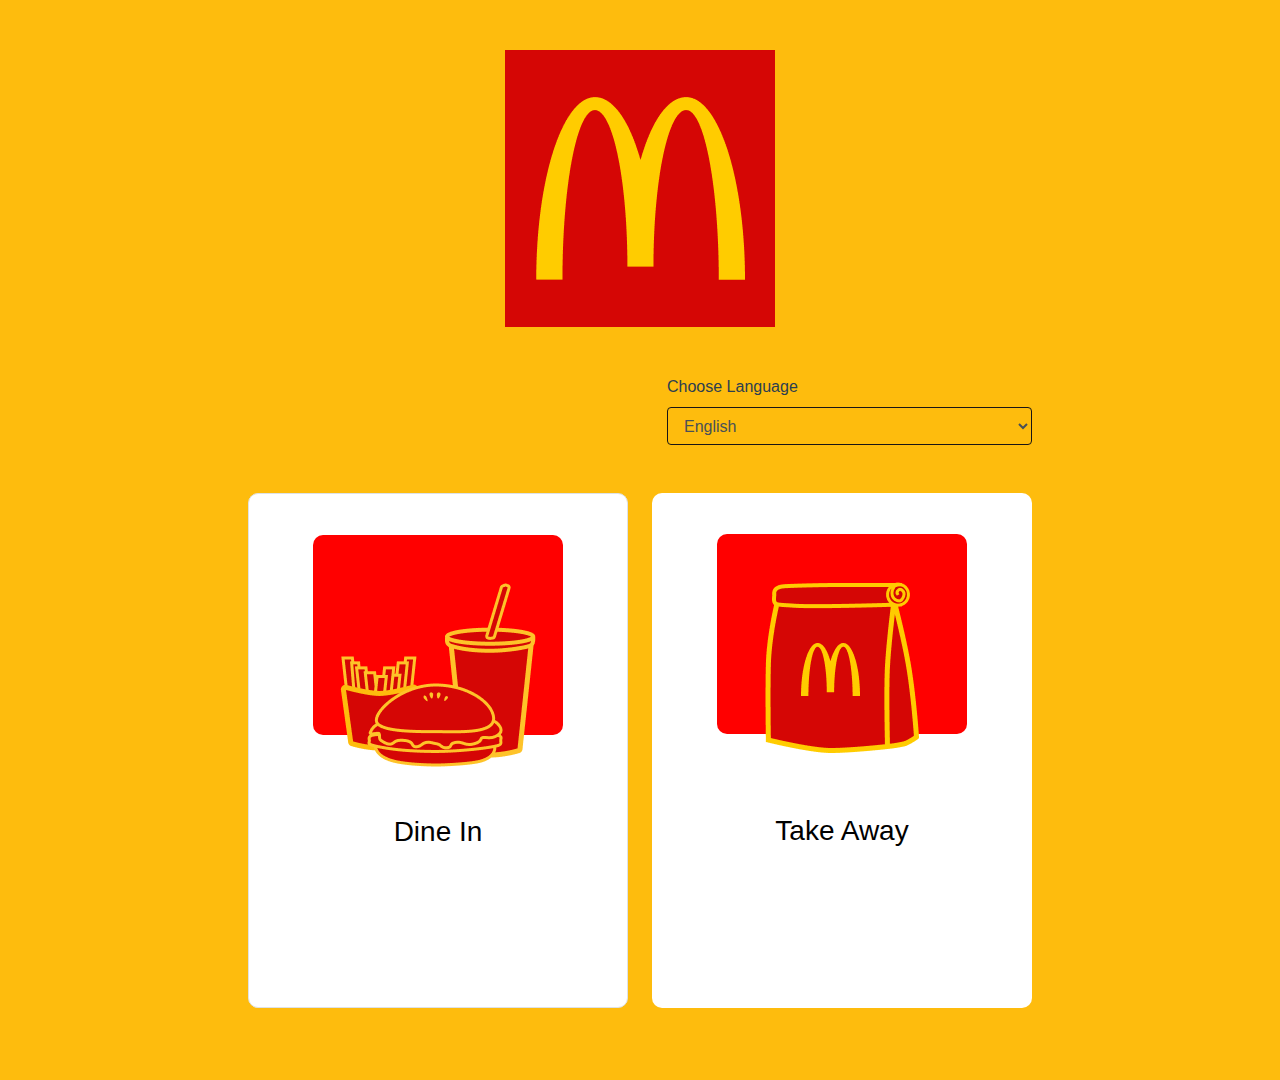
<file: index.html>
<!DOCTYPE html>
<html lang="en">
<head>
    <meta charset="UTF-8">
    <meta name="viewport" content="width=device-width, initial-scale=1.0">
    <title>Document</title>
    <link rel="stylesheet" href="css/style.css">
    <link rel="stylesheet" href="https://stackpath.bootstrapcdn.com/bootstrap/4.5.2/css/bootstrap.min.css" integrity="sha384-JcKb8q3iqJ61gNV9KGb8thSsNjpSL0n8PARn9HuZOnIxN0hoP+VmmDGMN5t9UJ0Z" crossorigin="anonymous">
</head>
<body>
    <div id ="wrapper-container">
        <div class="container">
            <div class="wrapper-content">
                <div class="image-top-box">
                    <div class="image-top d-flex justify-content-center">
                        <!-- <img src="" alt="" srcset="" class="image-path"> -->
                    </div>
                </div>

                <div class="select-box-right">
                    <div class="row mt-5 d-flex justify-content-center">
                        <div class="col-sm-5 col-md-4 mr-4 "> </div>
                        <div class="col-sm-5 col-md-4 select-language-box">
                            <div class="language-box" style="margin-right:-14.5px">
                                    <label for="" class="float-left">Choose Language</label>
                                    <select id="my-select" class="form-control " name="" style="">
                                        <option>English</option>
                                        <option>Spanish</option>
                                        <option>French</option>
                                    </select>   
                            </div>
                        </div>
                    </div>
                </div>

                <div class="box-content">
                    <div class="row mt-5 d-flex justify-content-center">
                        <div class="col-sm-5 col-md-4 mr-4 bg-white m-bottom m-right border-radius border border-10">
                            <div class="inner-box-1">
                                <img src="images/meal.png" alt="" srcset="" style="margin-top:48px">
                            </div>
                            <div class="heading">
                                <h3> <a href="products.html"> Dine In </a></h3>
                            </div>
                        </div>
                        <div class="col-sm-5 col-md-4 bg-white m-bottom m-right border-radius">
                            <div class="inner-box-2">
                                <img src="images/take away.png" alt="" srcset="" style="margin-top:48px">
                            </div>
                            <div class="heading">
                                <h3>Take Away</h3>
                            </div>
                        </div>
                    </div>
                </div>
                <br><br><br>
            </div>
            
        
        </div>
    </div>

    
    <script src="js/jquery.min.js"></script>
    <script src="https://cdnjs.cloudflare.com/ajax/libs/popper.js/1.12.9/umd/popper.min.js" integrity="sha384-ApNbgh9B+Y1QKtv3Rn7W3mgPxhU9K/ScQsAP7hUibX39j7fakFPskvXusvfa0b4Q" crossorigin="anonymous"></script>
    <script src="js/bootstrap.min.js"></script>
</body>
</html>
</file>
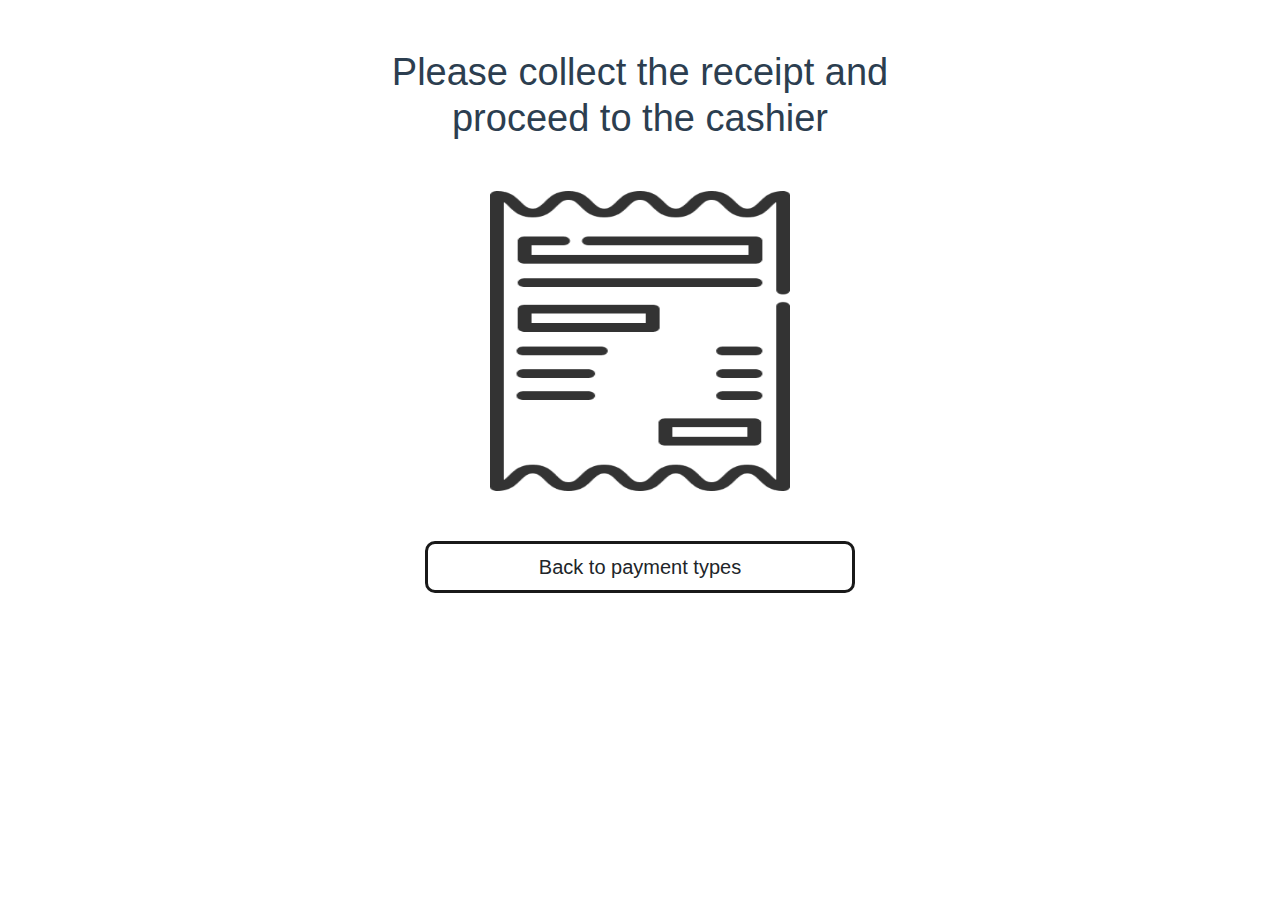
<file: cash-payment.html>
<!DOCTYPE html>
<html lang="en">
<head>
    <meta charset="UTF-8">
    <meta name="viewport" content="width=device-width, initial-scale=1.0">
    <title>Document</title>
    <link rel="stylesheet" href="css/style.css">
    <link rel="stylesheet" href="https://stackpath.bootstrapcdn.com/bootstrap/4.5.2/css/bootstrap.min.css" integrity="sha384-JcKb8q3iqJ61gNV9KGb8thSsNjpSL0n8PARn9HuZOnIxN0hoP+VmmDGMN5t9UJ0Z" crossorigin="anonymous">
    <link rel="stylesheet" href="https://stackpath.bootstrapcdn.com/font-awesome/4.7.0/css/font-awesome.min.css" integrity="sha384-wvfXpqpZZVQGK6TAh5PVlGOfQNHSoD2xbE+QkPxCAFlNEevoEH3Sl0sibVcOQVnN" crossorigin="anonymous">
</head>
<body>
    <div class="wrapper-container">
        <div class="container">
            <div class="col-md-6 qr-content">
                <div class="qr-heading">
                    <h3>Please collect the receipt and proceed to the cashier</h3>
                </div>
                <div class="qr-image">
                    <a href="order.html">
                        <img src="images/receipt.png" alt="" srcset="">
                    </a>
                </div>
                <div class="qr-back-button-size">
                    <a href="checkout.html" class="btn btn-lg">Back to payment types</a>
                </div>
            </div>
        </div>
    </div>
    <script src="js/jquery.min.js"></script>
    <script src="https://cdnjs.cloudflare.com/ajax/libs/popper.js/1.12.9/umd/popper.min.js" integrity="sha384-ApNbgh9B+Y1QKtv3Rn7W3mgPxhU9K/ScQsAP7hUibX39j7fakFPskvXusvfa0b4Q" crossorigin="anonymous"></script>
    <script src="js/bootstrap.min.js"></script>
</body>
</html>
</file>
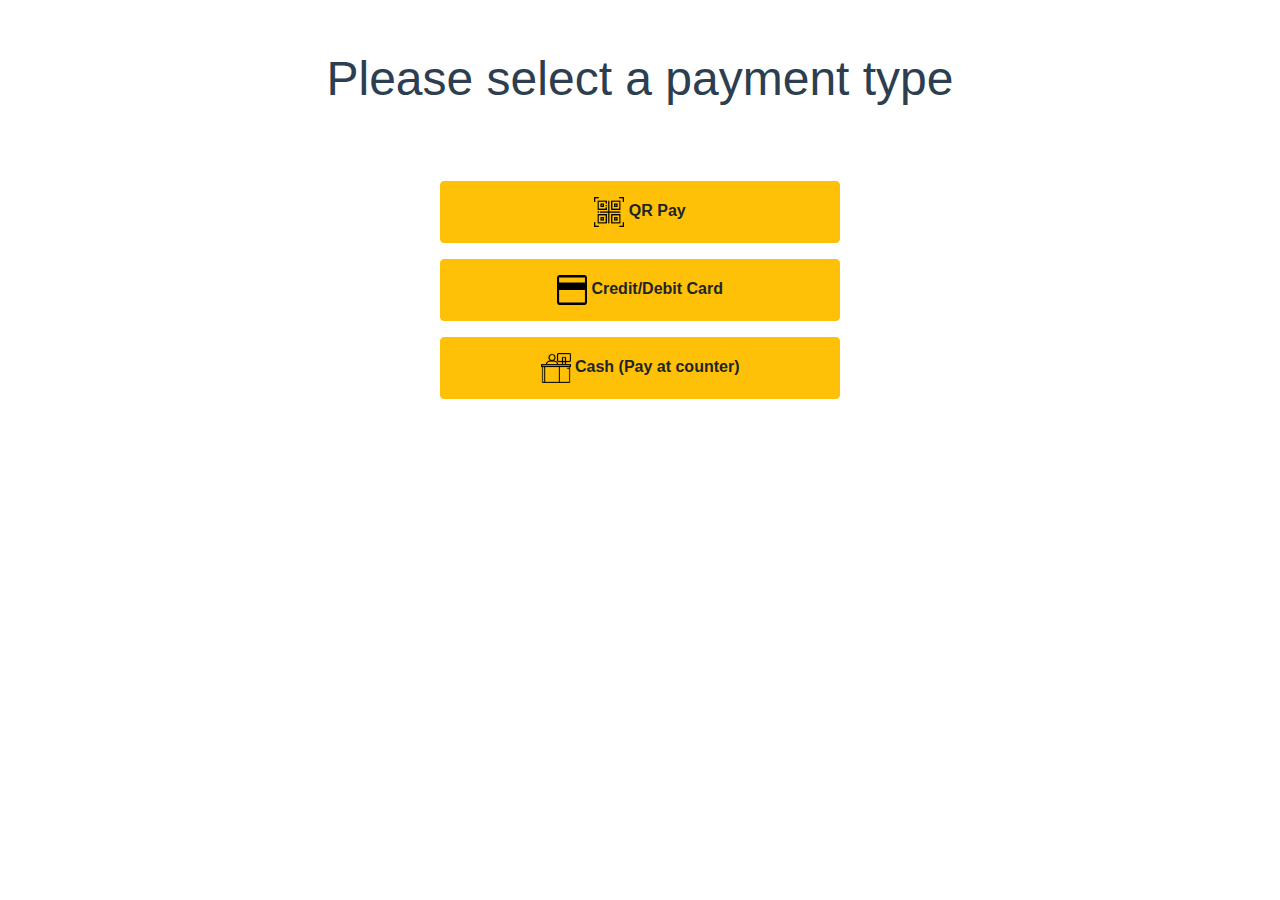
<file: checkout.html>
<!DOCTYPE html>
<html lang="en">
<head>
    <meta charset="UTF-8">
    <meta name="viewport" content="width=device-width, initial-scale=1.0">
    <title>Document</title>
    <link rel="stylesheet" href="css/style.css">
    <link rel="stylesheet" href="https://stackpath.bootstrapcdn.com/bootstrap/4.5.2/css/bootstrap.min.css" integrity="sha384-JcKb8q3iqJ61gNV9KGb8thSsNjpSL0n8PARn9HuZOnIxN0hoP+VmmDGMN5t9UJ0Z" crossorigin="anonymous">
    <link rel="stylesheet" href="https://stackpath.bootstrapcdn.com/font-awesome/4.7.0/css/font-awesome.min.css" integrity="sha384-wvfXpqpZZVQGK6TAh5PVlGOfQNHSoD2xbE+QkPxCAFlNEevoEH3Sl0sibVcOQVnN" crossorigin="anonymous">
</head>
<body>
    
    <div class="container">
        <div class="payment-option-heading">
            <h3>Please select a payment type</h3>
        </div>
        <div class="row">
            <div class="payment-option-button">
                <div class="col-md-12 col-xs-12 mb-3">
                    <a href="qr-code.html" class="btn btn-warning"> 
                        <img src="images/qr-code.png" alt="" class="qr-code" srcset=""> QR Pay
                    </a>
                </div>
                <div class="col-md-12 col-xs-12 mb-3">
                    <a href="credit-card-payment.html" class="btn btn-warning">
                        <img src="images/Shape.png" alt="" class="qr-code" srcset="">
                        Credit/Debit Card
                    </a>
                </div>
                <div class="col-md-12 col-xs-12">
                    <a href="cash-payment.html" class="btn btn-warning">
                        <img src="images/Shape-2.png" alt="" class="qr-code" srcset="">
                        Cash (Pay at counter)
                    </a>
                </div>
            </div>
        </div>
    </div>
</body>
</html>
</file>
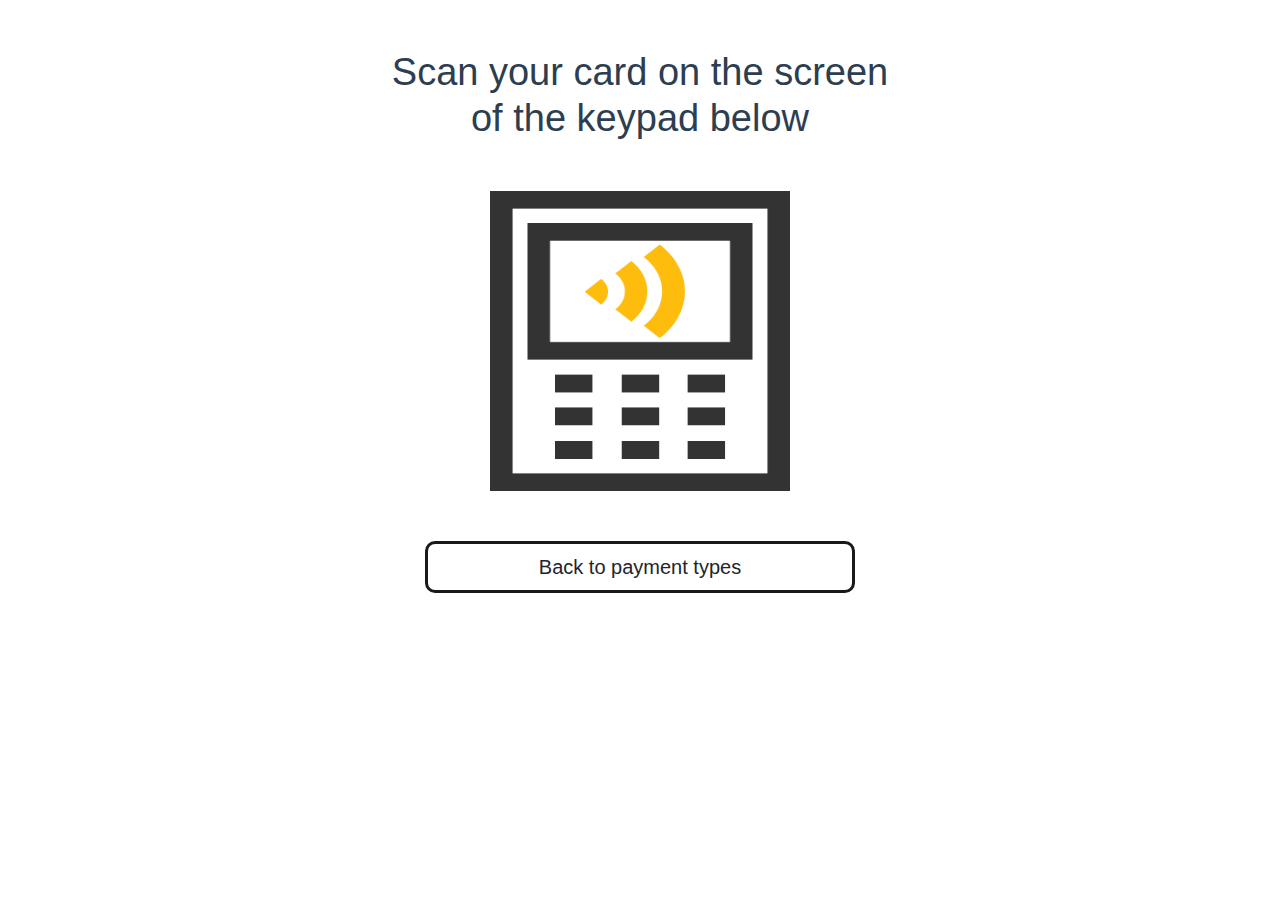
<file: credit-card-payment.html>
<!DOCTYPE html>
<html lang="en">
<head>
    <meta charset="UTF-8">
    <meta name="viewport" content="width=device-width, initial-scale=1.0">
    <title>Document</title>
    <link rel="stylesheet" href="css/style.css">
    <link rel="stylesheet" href="https://stackpath.bootstrapcdn.com/bootstrap/4.5.2/css/bootstrap.min.css" integrity="sha384-JcKb8q3iqJ61gNV9KGb8thSsNjpSL0n8PARn9HuZOnIxN0hoP+VmmDGMN5t9UJ0Z" crossorigin="anonymous">
    <link rel="stylesheet" href="https://stackpath.bootstrapcdn.com/font-awesome/4.7.0/css/font-awesome.min.css" integrity="sha384-wvfXpqpZZVQGK6TAh5PVlGOfQNHSoD2xbE+QkPxCAFlNEevoEH3Sl0sibVcOQVnN" crossorigin="anonymous">
</head>
<body>
    <div class="wrapper-container">
        <div class="container">
            <div class="col-md-6 qr-content">
                <div class="qr-heading">
                    <h3>Scan your card on the screen of the keypad below</h3>
                </div>
                <div class="qr-image">
                    <a href="order.html">
                        <img src="images/pay.png" alt="" srcset="">
                    </a>
                </div>
                <div class="qr-back-button-size">
                    <a href="checkout.html" class="btn btn-lg">Back to payment types</a>
                </div>
            </div>
        </div>
    </div>
    <script src="js/jquery.min.js"></script>
    <script src="https://cdnjs.cloudflare.com/ajax/libs/popper.js/1.12.9/umd/popper.min.js" integrity="sha384-ApNbgh9B+Y1QKtv3Rn7W3mgPxhU9K/ScQsAP7hUibX39j7fakFPskvXusvfa0b4Q" crossorigin="anonymous"></script>
    <script src="js/bootstrap.min.js"></script>
</body>
</html>
</file>
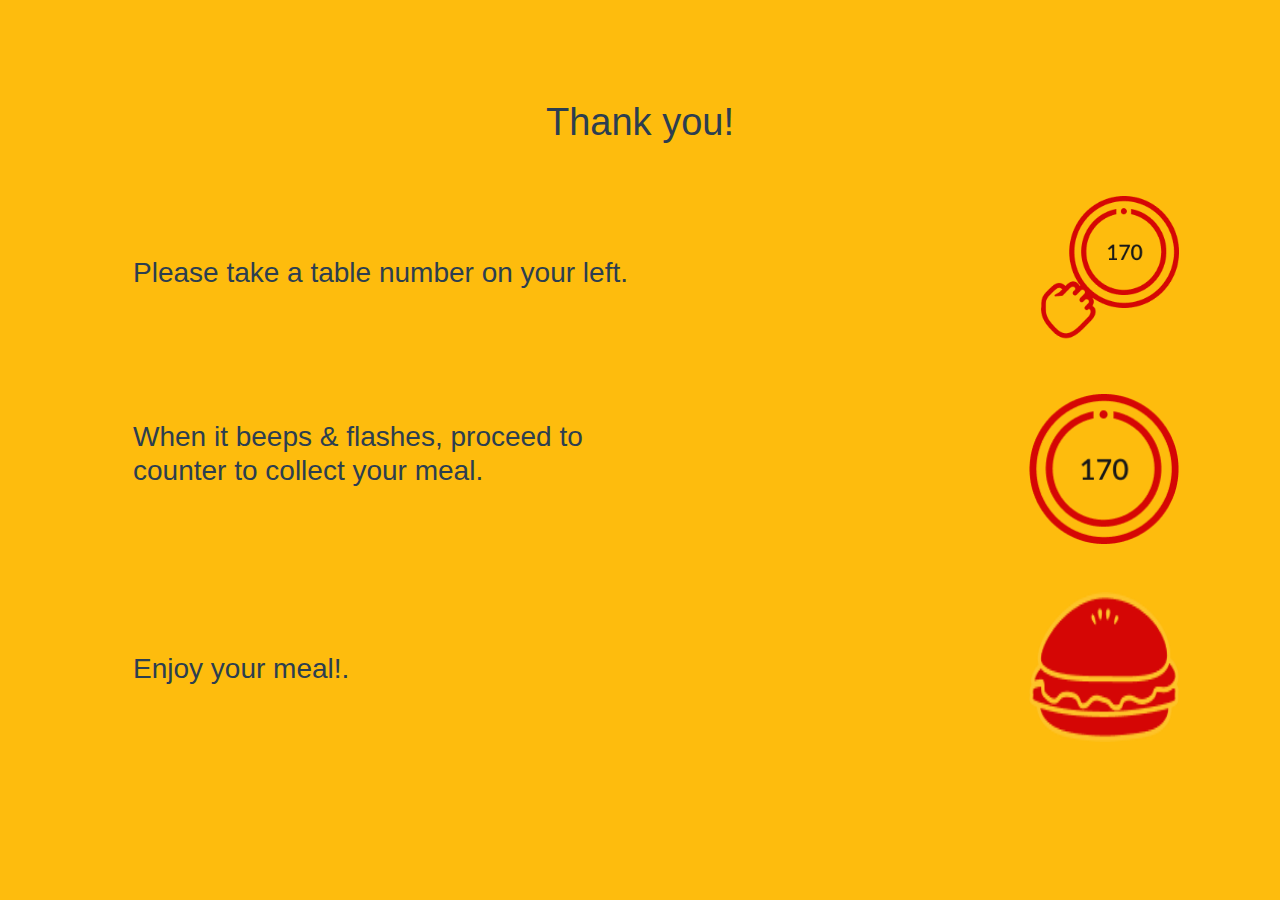
<file: dine-success-message.html>
<!DOCTYPE html>
<html lang="en">
<head>
    <meta charset="UTF-8">
    <meta name="viewport" content="width=device-width, initial-scale=1.0">
    <title>Document</title>
    <link rel="stylesheet" href="css/style.css">
    <link rel="stylesheet" href="https://stackpath.bootstrapcdn.com/bootstrap/4.5.2/css/bootstrap.min.css" integrity="sha384-JcKb8q3iqJ61gNV9KGb8thSsNjpSL0n8PARn9HuZOnIxN0hoP+VmmDGMN5t9UJ0Z" crossorigin="anonymous">
</head>
<body id="wrapper-container">
    <div class="container">
        <div class="wrapper-content mt-5">
            <div class="content">
                <div class="message-heading">
                    <h3>
                        Thank you!
                    </h3>
                </div>
                <div class="row">
                    <div class="col-md-6 mb-5 ml-5" style="margin: auto;text-align: center;">
                        <h3 align="left">Please take a table number on your left.</h3>
                    </div>
                    <div class="col-md-5 image-1">
                        <img src="images/Group-1.png" alt="" srcset="" class="group-1" width="150" height="150">
                    </div>
                </div>
                 <div class="row">
                    <div class="col-md-6 mb-5 ml-5" style="margin: auto;text-align: center;">
                        <h3 align="left">When it beeps & flashes, proceed to counter to collect your meal.</h3>
                    </div>
                    <div class="col-md-5 image-1 mt-5">
                        <img src="images/Group-2.png" alt="" srcset="" class="group-1" width="150" height="150">
                    </div>
                </div>

                <div class="row  mb-5">
                    <div class="col-md-6 mb-5 ml-5" style="margin: auto;text-align: center;">
                        <h3 align="left">Enjoy your meal!.</h3>
                    </div>
                    <div class="col-md-5 image-1 mt-5">
                        <img src="images/burger.png" alt="" srcset="" class="group-1" width="150" height="150">
                    </div>
                </div>
            </div>
            
        </div>
        
       
    </div>
    <script src="js/jquery.min.js"></script>
    <script src="https://cdnjs.cloudflare.com/ajax/libs/popper.js/1.12.9/umd/popper.min.js" integrity="sha384-ApNbgh9B+Y1QKtv3Rn7W3mgPxhU9K/ScQsAP7hUibX39j7fakFPskvXusvfa0b4Q" crossorigin="anonymous"></script>
    <script src="js/bootstrap.min.js"></script>
</body>
</html>
</file>
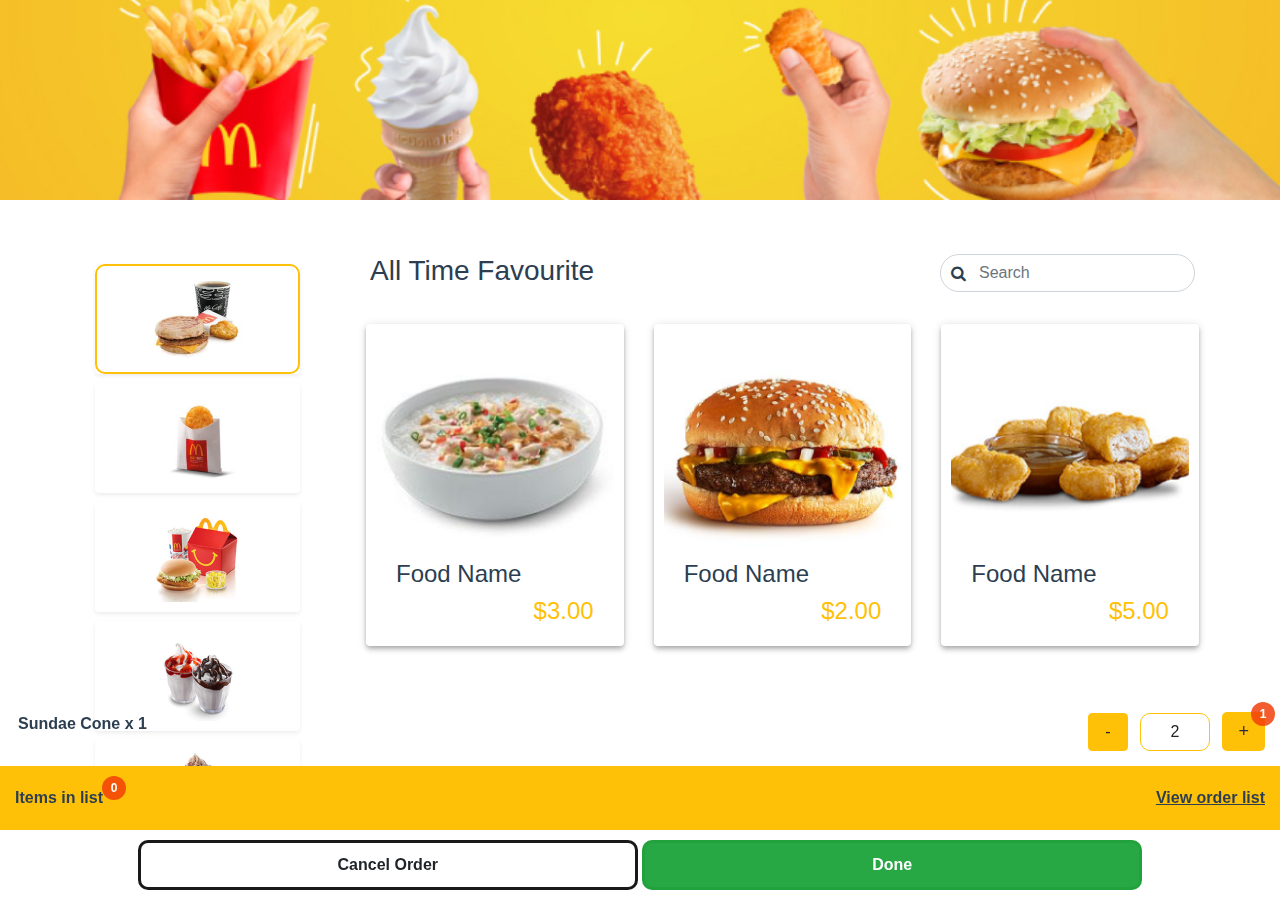
<file: order-2.html>
<!DOCTYPE html>
<html lang="en">
<head>
    <meta charset="UTF-8">
    <meta name="viewport" content="width=device-width, initial-scale=1.0">
    <title>Document</title>
    <link rel="stylesheet" href="css/style.css">
    <link rel="stylesheet" href="https://stackpath.bootstrapcdn.com/bootstrap/4.5.2/css/bootstrap.min.css" integrity="sha384-JcKb8q3iqJ61gNV9KGb8thSsNjpSL0n8PARn9HuZOnIxN0hoP+VmmDGMN5t9UJ0Z" crossorigin="anonymous">
    <link rel="stylesheet" href="https://stackpath.bootstrapcdn.com/font-awesome/4.7.0/css/font-awesome.min.css" integrity="sha384-wvfXpqpZZVQGK6TAh5PVlGOfQNHSoD2xbE+QkPxCAFlNEevoEH3Sl0sibVcOQVnN" crossorigin="anonymous">
    <link rel="stylesheet" href="css/jquery.mCustomScrollbar.css">
    <link rel="stylesheet" href="css/animation-2.css">
    <link rel="stylesheet" href="style.css">

</head>
<body>
    <div class="product-container">
        <div class="header-image-box">
            <div class="col-md-12 header-image-bg"> </div>
        </div>
    </div>


  <!-- Page Content -->
  <div class="container mt-4">
    <div class="row">

      <div class="col-lg-3 col-sm-4 col-xs-2 mb-5 small-screen-size">
        <div class="tabs-animated list-group list-group-flush" style="height:600px;" id="content-1">
           <ul class="nav nav-tabs  nav-justified btn_nav projects_link">
            <li class="nav-item  shadow-sm bg-white rounded">
                <a class="nav-link active border-warning border-2" href="#rectangle-1" data-toggle="tab">
                    <img src="images/Rectangle.png" alt="" srcset="">
                </a>
                </li>
                <li class="nav-item shadow-sm bg-white rounded">
                <a class="nav-link border-warning border-2" href="#rectangle-2" data-toggle="tab">
                    <img src="images/Rectangle-2.png" alt="" srcset="">
                </a>
                </li>
                <li class="nav-item shadow-sm bg-white rounded">
                <!-- use the title attribute to show a tooltip with the full long name
                    in case the tab is trucated-->
                <a
                    class="nav-link border-warning border-2"
                    href="#rectangle-3"
                    title="Llanfair­pwllgwyngyll­gogery­chwyrn­drobwll­llan­tysilio­gogo­goch"
                    data-toggle="tab"
                    >
                    <img src="images/Rectangle-3.png" alt="" srcset="">
                </a>
                </li>

                <li class="nav-item  shadow-sm bg-white rounded">
                    <a class="nav-link border-warning border-2" href="#rectangle-4" data-toggle="tab">
                        <img src="images/Rectangle-4.png" alt="" srcset="">
                    </a>
                </li>

                <li class="nav-item shadow-sm bg-white rounded">
                    <a class="nav-link border-warning border-2" href="#rectangle-5" data-toggle="tab">
                        <img src="images/Rectangle-5.png" alt="" srcset="">
                    </a>
                </li>

                <li class="nav-item shadow-sm bg-white rounded">
                    <a class="nav-link border-warning border-2" href="#rectangle-6" data-toggle="tab">
                        <img src="images/Rectangle-6.png" alt="" srcset="">
                    </a>
                </li>

                <li class="nav-item shadow-sm bg-white rounded">
                    <a class="nav-link border-warning border-2" href="#rectangle-7" data-toggle="tab">
                        <img src="images/Rectangle-3.png" alt="" srcset="">
                    </a>
                </li>

                <li class="nav-item shadow-sm bg-white rounded">
                    <a class="nav-link border-warning border-2" href="#rectangle-8" data-toggle="tab">
                        <img src="images/Rectangle-5.png" alt="" srcset="">
                    </a>
                </li>

                <li class="nav-item shadow-sm bg-white rounded">
                    <a class="nav-link border-warning border-2" href="#rectangle-9" data-toggle="tab">
                        <img src="images/Rectangle-2.png" alt="" srcset="">
                    </a>
                </li>

                <li class="nav-item shadow-sm bg-white rounded">
                    <a class="nav-link border-warning border-2" href="#rectangle-10" data-toggle="tab">
                        <img src="images/Rectangle-4.png" alt="" srcset="">
                    </a>
                </li>
            </ul>
        </div>

      </div>
      <!-- /.col-lg-3 -->

      
      
      <div class="col-lg-9 top-content-bar col-sm-8">
          <div class="row">
              <div class="col-md-8 heading-products">                        
                  <h3> All Time Favourite</h3>
        </div>
        <div class="col-md-4">
            <div class="form-group has-search search-margin" >
                <span class="float-right fa fa-search form-control-feedback"></span>
                <input type="text" class="form-control" placeholder="Search" style="border-radius: 20px;">
            </div>
        </div>

        </div>
        <style>
            .no-MarginLR{
                margin:0px -20px 0px -20px;
            }
        </style>


        <!-- Modal: modalQuickView -->
        <div class="modal fade" id="modalQuickView" tabindex="-1" role="dialog" aria-labelledby="exampleModalLabel"
        aria-hidden="true">
        <div class="modal-dialog modal-lg" role="document">
            <div class="modal-content">
            <div class="modal-body">
                <div class="row">
                    <div class="col-md-6">
                        <h3>Food Name</h3>
                    </div>
                    <div class="col-md-6 d-flex justify-content-end">
                        <button class="btn border-2 border-danger pl-5 pr-5" style="border-radius:10px" data-dismiss="modal"> Cancel </button>
                    </div>
                </div>
                <div class="row  d-flex justify-content-center mt-5">
                    <div class="col-lg-4 col-md-6 mb-4">
                        <div class="card h-100 main-box-content">
                            <a href="cart.html">
                                <img class="card-img-top" src="images/big-mac-main-2.png" alt="">
                            </a>
                            <div class="card-footer border-0 bg-white">
                                <h4> Food Name</h4>
                                <h4 class="float-right text-warning">$2.00</h4>
                            </div>
                        </div>
                    </div>

                    <div class="col-lg-4 col-md-6 mb-4 ">
                        <div class="card h-100 main-box-content">
                            <a href="#">
                                <img class="card-img-top" src="images/big-mac-main-3.png" alt="">
                            </a>
                            <div class="card-footer border-0 bg-white">
                                <h4> Food Name</h4>
                                <h4 class="float-right text-warning">$5.00</h4>
                            </div>
                        </div>
                    </div>
                </div>
            </div>
            </div>
        </div>
        </div>
        <!-- modal ends here -->

        <div class="tab-content no-MarginLR small-media-screen page__style">
            <div class="tab-pane active" id="rectangle-1">
                    <div class="row">
                        <div class="col-lg-4 col-md-6 mb-4 ">
                            <div class="card h-100 main-box-content">
                                <a data-toggle="modal" data-target="#modalQuickView">
                                <!-- <a href="#"> -->
                                    <img class="card-img-top" src="images/big-mac-main-1.png" alt="">
                                </a>
                                <div class="card-footer border-0 bg-white">
                                    <h4> Food Name</h4>
                                    <h4 class="float-right text-warning">$3.00</h4>
                                </div>
                            </div>
                        </div>

                        <div class="col-lg-4 col-md-6 mb-4 ">
                            <div class="card h-100 main-box-content">
                                <a href="#">
                                    <img class="card-img-top" src="images/big-mac-main-2.png" alt="">
                                </a>
                                <div class="card-footer border-0 bg-white">
                                    <h4> Food Name</h4>
                                    <h4 class="float-right text-warning">$2.00</h4>
                                </div>
                            </div>
                        </div>

                        <div class="col-lg-4 col-md-6 mb-4 ">
                            <div class="card h-100 main-box-content">
                                <a href="#">
                                    <img class="card-img-top" src="images/big-mac-main-3.png" alt="">
                                </a>
                                <div class="card-footer border-0 bg-white">
                                    <h4> Food Name</h4>
                                    <h4 class="float-right text-warning">$5.00</h4>
                                </div>
                            </div>
                        </div>                        
                </div>
            </div>


            <article class="tab-pane fade show" id="rectangle-2">
                <div class="row">
                    <div class="col-lg-4 col-md-6 mb-4 ">
                        <div class="card h-100 main-box-content">
                            <a data-toggle="modal" data-target="#modalQuickView">
                            <!-- <a href="#"> -->
                                <img class="card-img-top" src="images/big-mac-main-4.png" alt="">
                            </a>
                            <div class="card-footer border-0 bg-white">
                                <h4> Food Name</h4>
                                <h4 class="float-right text-warning">$3.00</h4>
                            </div>
                        </div>
                    </div>

                    <div class="col-lg-4 col-md-6 mb-4 ">
                        <div class="card h-100 main-box-content">
                            <a href="#">
                                <img class="card-img-top" src="images/big-mac-1.png" alt="">
                            </a>
                            <div class="card-footer border-0 bg-white">
                                <h4> Food Name</h4>
                                <h4 class="float-right text-warning">$2.00</h4>
                            </div>
                        </div>
                    </div>

                    <div class="col-lg-4 col-md-6 mb-4 ">
                        <div class="card h-100 main-box-content">
                            <a href="#">
                                <img class="card-img-top" src="images/big-mac-main-6.png" alt="">
                            </a>
                            <div class="card-footer border-0 bg-white">
                                <h4> Food Name</h4>
                                <h4 class="float-right text-warning">$5.00</h4>
                            </div>
                        </div>
                    </div>
                </div>
            </article>
        </div>
        <!-- /.row -->
      </div>
      <!-- /.col-lg-9 -->

    </div>
    <!-- /.row -->
    </div>
    <footer>
        <div class="fixed-footer">
            <div class="row">
                <div class="col-md-6 col-6 footer-top-1">
                    Sundae Cone x 1
                </div>
                <div class="col-md-6 col-6">
                    <!-- <div class="col-md-3 col-lg-3 col-5 col-sm-4"> -->
                        <!-- <div class="row display-increment-in-block"> -->
                            <div class="col-12 footer-top-2">
                                <button class="btn btn-warning pl-3 pr-3"> - </button>
                                <input type="text" class="form-control btn btn-white border border-warning mr-2 ml-2" value=2 style="width:70px;">
                                <button id="addtocart" class="btn btn-warning pl-3 pr-3"> + 
                                    <span class="cart-item"></span>
                                </button>
                            </div>
                        <!-- </div> -->
                    <!-- </div> -->
                </div>
            </div> 
            <div class="col-md-12 col-lg-12">
                <div class="footer-1">
                    <div class="row bg-warning">
                        <div class="col-md-6 col-sm-6 col-6 ordering-item-1">
                            <div class="cart" id="cart" data-totalitems="0">
                                Items in list
                            </div>
                        </div>
                        <div class="col-md-6 col-sm-6 col-6 ordering-item-2">
                            <a href="order-lists.html">View order list</a>
                        </div>
                    </div>
                </div>
                
            </div>
            <div class="col-md-12 col-lg-12 bg-white">
                <div class="fixed-footer-button">
                    <a href="" class="btn btn-lg">Cancel Order</a>
                    <a href="cart.html" class="btn btn-lg btn-success confirm-button">Done</a>
                </div>
            </div>
            <!-- </div> -->
        </div>
        
        <!-- <div class="bg-warning fixed-footer">
            <div class="container">
                <div class="row">
                    <div class="col-md-6">
                        2 items in list
                    </div>
                    <div class="col-md-6" style="margin:auto;text-align: right;">
                        2 items in list
                    </div>
                </div>
            </div>

        <div class = "footer-2">
             <div class="bg-white">
            <div class="container" style="">
                <div class="row order-fixed-footer-button">
                    <div class="col-md-12">
                        <a href="" class="btn btn-lg btn-warning">Add more</a>
                        <a href="checkout.html" class="btn  btn-lg  btn-success">Checkout</a>
                    </div>
                </div>   
            </div>
        </div>
        </div>
    </div> -->
    </footer>
  </div>


    <script src="js/jquery.min.js"></script>
    <script src="https://cdnjs.cloudflare.com/ajax/libs/popper.js/1.12.9/umd/popper.min.js" integrity="sha384-ApNbgh9B+Y1QKtv3Rn7W3mgPxhU9K/ScQsAP7hUibX39j7fakFPskvXusvfa0b4Q" crossorigin="anonymous"></script>
    <script src="js/bootstrap.min.js"></script>
        <script src="js/jquery.mCustomScrollbar.concat.min.js"></script>
        <script src="js/animation-2.js"></script>
        <script>
		(function($){
			$(window).on("load",function(){
				
				$("#content-1").mCustomScrollbar({
					autoHideScrollbar:true,
					theme:"rounded"
				});
				
			});
		})(jQuery);
	</script>

</body>
</html>
</file>
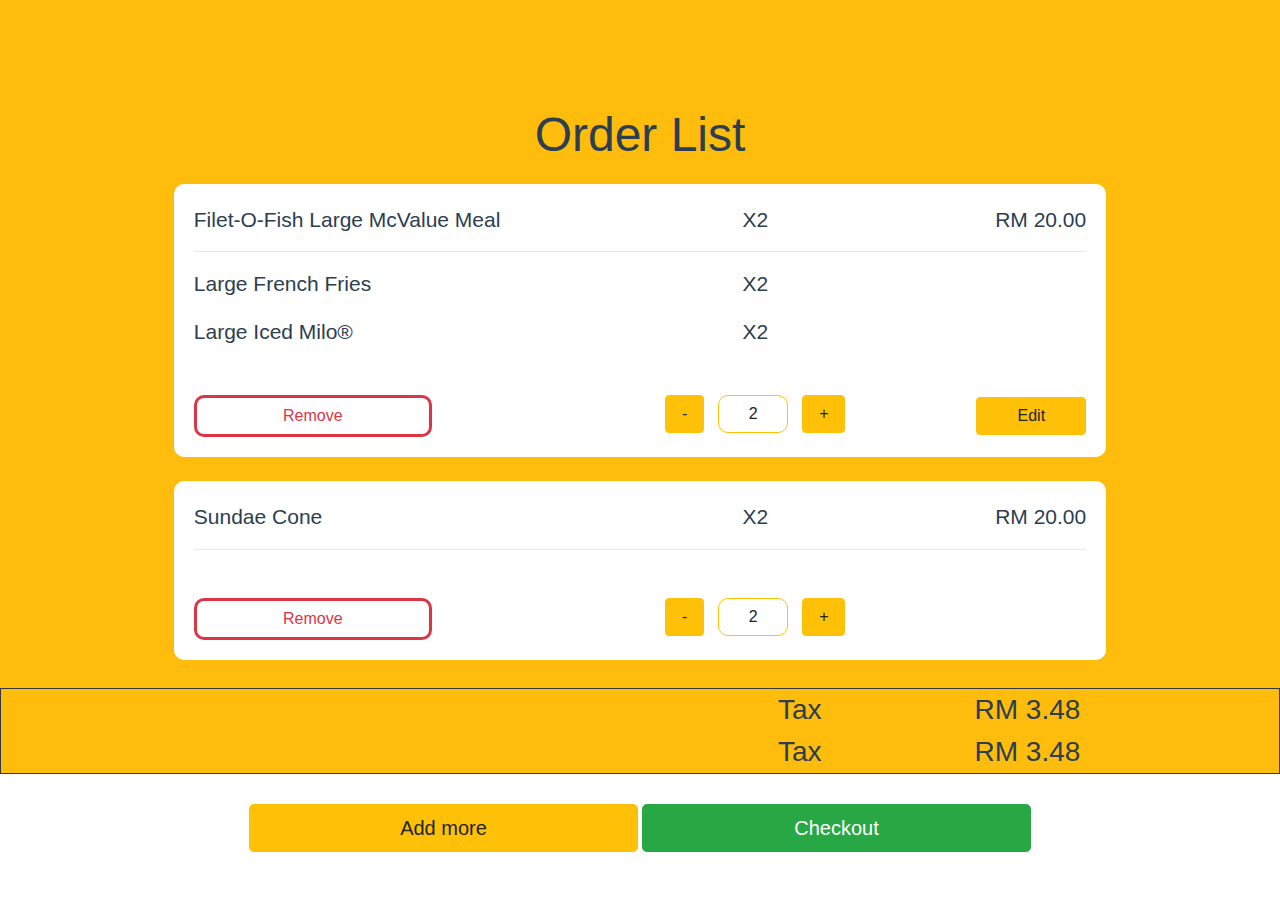
<file: order-lists.html>
<!DOCTYPE html>
<html lang="en">
<head>
    <meta charset="UTF-8">
    <meta name="viewport" content="width=device-width, initial-scale=1.0">
    <title>Document</title>
    <link rel="stylesheet" href="css/style.css">
    <link rel="stylesheet" href="https://stackpath.bootstrapcdn.com/bootstrap/4.5.2/css/bootstrap.min.css" integrity="sha384-JcKb8q3iqJ61gNV9KGb8thSsNjpSL0n8PARn9HuZOnIxN0hoP+VmmDGMN5t9UJ0Z" crossorigin="anonymous">
    <link rel="stylesheet" href="https://stackpath.bootstrapcdn.com/font-awesome/4.7.0/css/font-awesome.min.css" integrity="sha384-wvfXpqpZZVQGK6TAh5PVlGOfQNHSoD2xbE+QkPxCAFlNEevoEH3Sl0sibVcOQVnN" crossorigin="anonymous">
</head>
<body>
    <div id="wrapper-container">
        <div class="container">
            <div class="col-md-12 d-flex justify-content-center order-list-heading">
                <h2> Order List</h3>
            </div>

            <div class="order-cart">
                <div class="row">
                    <div class="col-md-6 col-6 col-sm-6">
                        Filet-O-Fish Large McValue Meal
                    </div>
                    <div class="col-md-3 col-3 col-sm-3 d-flex  justify-content-center">
                        X2
                    </div>
                    <div class="col-md-3 col-3 col-sm-3 d-flex justify-content-end">
                        RM 20.00
                    </div>
                </div>
                <hr>

                <div class="row">
                    <div class="col-md-6 col-6  col-sm-6">
                        Large French Fries
                    </div>
                    <div class="col-md-3 col-3 col-sm-3 d-flex justify-content-center">
                        X2
                    </div>
                    <div class="col-md-3 col-3 col-sm-3 d-flex justify-content-end">
                        
                    </div>
                </div>

                <div class="row mt-3">
                    <div class="col-md-6 col-6 col-sm-6">
                        Large Iced Milo®
                    </div>
                    <div class="col-md-3 col-3  col-sm-3 d-flex justify-content-center">
                        X2
                    </div>
                    <div class="col-md-3 col-3  col-sm-3 d-flex justify-content-end">
                        
                    </div>
                </div>

                <div class="row mt-5">
                    <div class="col-md-6 col-lg-6 col-sm-3 col-3 border-size-remove">
                        <button class="btn text-danger border-danger">Remove</button>
                    </div>
                    <div class="col-md-3 col-lg-3 col-5 col-sm-4">
                        <div class="row display-increment-in-block">
                            <div class="col-12" style="text-align: center; margin: auto;">
                                <button class="btn btn-warning pl-3 pr-3"> - </button>
                                <input type="text" class="form-control btn btn-white border border-warning mr-2 ml-2" value=2 style="width:70px;">
                                <button class="btn btn-warning pl-3 pr-3"> + </button>
                            </div>
                        </div>
                    </div>
                    <div class="col-md-3 col-lg-3 col-3 edit-cart-button" style="margin:auto;text-align:right;">
                        <button class="btn btn-warning">Edit</button>
                    </div>
                </div>
            </div>

            <div class="order-cart mt-4 mb-5">
                <div class="row">
                    <div class="col-md-6 col-6 col-sm-6">
                        Sundae Cone
                    </div>
                    <div class="col-md-3 col-3 col-sm-3 d-flex  justify-content-center">
                        X2
                    </div>
                    <div class="col-md-3 col-3 col-sm-3 d-flex justify-content-end">
                        RM 20.00
                    </div>
                </div>
                <hr>

                <div class="row mt-5">
                    <div class="col-md-6 col-lg-6 col-sm-3 col-3 border-size-remove">
                        <button class="btn text-danger border-danger">Remove</button>
                    </div>
                    <div class="col-md-3 col-lg-3 col-5 col-sm-4">
                        <div class="row display-increment-in-block">
                            <div class="col-12" style="text-align: center; margin: auto;">
                                <button class="btn btn-warning pl-3 pr-3"> - </button>
                                <input type="text" class="form-control btn btn-white border border-warning mr-2 ml-2" value=2 style="width:70px;">
                                <button class="btn btn-warning pl-3 pr-3"> + </button>
                            </div>
                        </div>
                    </div>
                </div>
                
        </div>   
     <!-- <br><br><br> -->
    </div>
    <div>
        <div class="container-fluid border border-dark" style="margin-top:-20px;">
            <div class="row" style="font-size: 28px;">
                <div class="col-md-6 col-0">
                </div>
                <div class="col-md-3 col-3 d-flex justify-content-center">
                    Tax
                </div>
                <div class="col-md-3 col-9">
                    RM 3.48
                </div>
            </div>
            <div class="row" style="font-size: 28px;">
                <div class="col-md-6 col-0">
                </div>
                <div class="col-md-3 col-3 d-flex justify-content-center">
                    Tax
                </div>

                <div class="col-md-3 col-9">
                    RM 3.48
                </div>
            </div>
        </div> 

        <div class="bg-white">
            <div class="container" style="">
                <div class="row order-footer-button">
                    <div class="col-md-12">
                        <a href="" class="btn btn-lg btn-warning">Add more</a>
                        <a href="checkout.html" class="btn  btn-lg  btn-success">Checkout</a>
                    </div>
                </div>   
            </div>
        </div>
    </div>
    
    </div>


    
    <script src="js/jquery.min.js"></script>
    <script src="https://cdnjs.cloudflare.com/ajax/libs/popper.js/1.12.9/umd/popper.min.js" integrity="sha384-ApNbgh9B+Y1QKtv3Rn7W3mgPxhU9K/ScQsAP7hUibX39j7fakFPskvXusvfa0b4Q" crossorigin="anonymous"></script>
    <script src="js/bootstrap.min.js"></script>
</body>
</html>
</file>
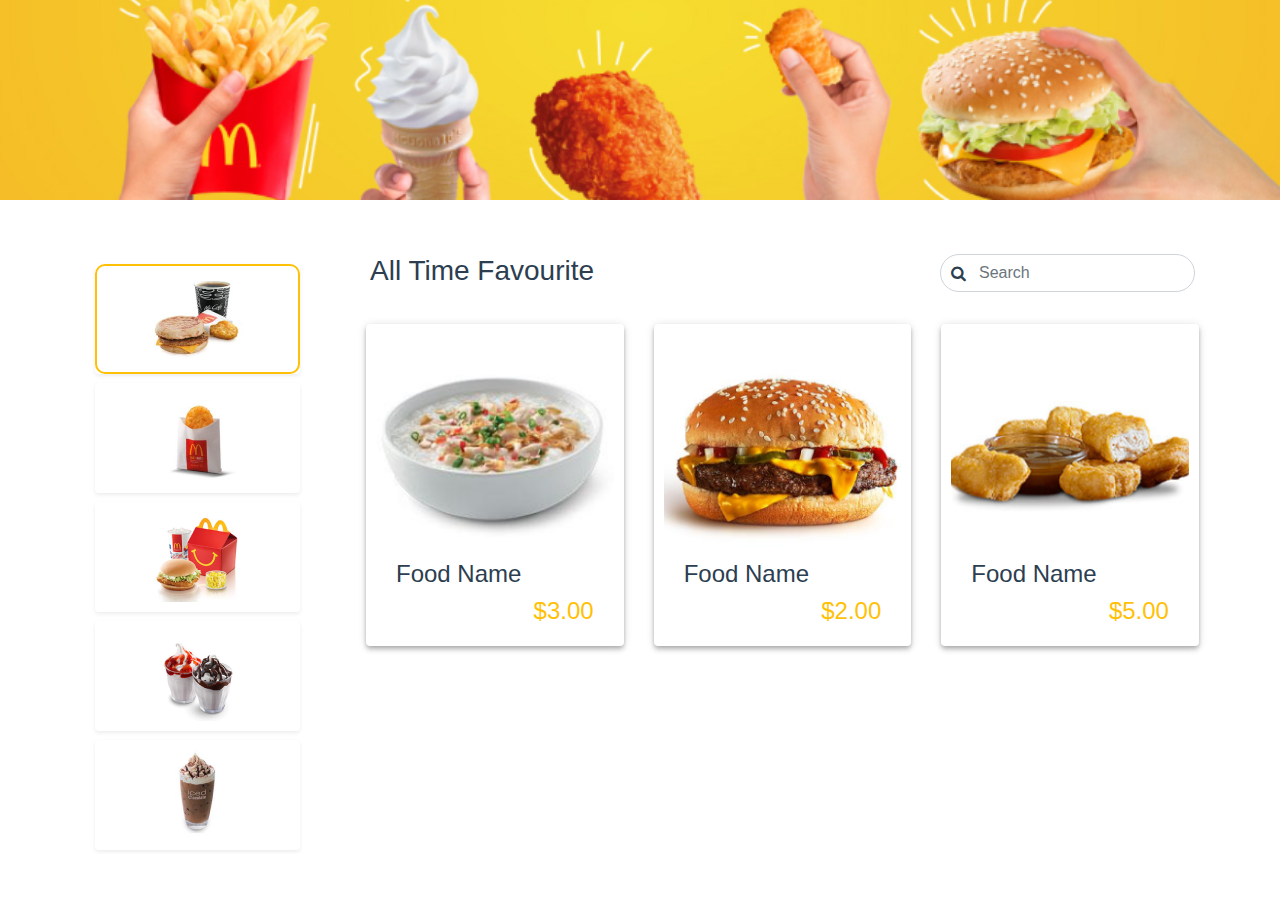
<file: products.html>
<!DOCTYPE html>
<html lang="en">
<head>
    <meta charset="UTF-8">
    <meta name="viewport" content="width=device-width, initial-scale=1.0">
    <title>Document</title>
    <link rel="stylesheet" href="css/style.css">
    <link rel="stylesheet" href="https://stackpath.bootstrapcdn.com/bootstrap/4.5.2/css/bootstrap.min.css" integrity="sha384-JcKb8q3iqJ61gNV9KGb8thSsNjpSL0n8PARn9HuZOnIxN0hoP+VmmDGMN5t9UJ0Z" crossorigin="anonymous">
    <link rel="stylesheet" href="https://stackpath.bootstrapcdn.com/font-awesome/4.7.0/css/font-awesome.min.css" integrity="sha384-wvfXpqpZZVQGK6TAh5PVlGOfQNHSoD2xbE+QkPxCAFlNEevoEH3Sl0sibVcOQVnN" crossorigin="anonymous">
    <link rel="stylesheet" href="css/jquery.mCustomScrollbar.css">
    <link rel="stylesheet" href="css/animation-2.css">

</head>
<body>
    <div class="product-container">
        <div class="header-image-box">
            <div class="col-md-12 header-image-bg"> </div>
        </div>
    </div>


  <!-- Page Content -->
  <div class="container mt-4">
    <div class="row">

      <div class="col-lg-3 col-sm-4 col-xs-2 mb-5 small-screen-size">
        <div class="tabs-animated list-group list-group-flush" style="height:600px;" id="content-1">
           <ul class="nav nav-tabs  nav-justified btn_nav projects_link">
            <li class="nav-item  shadow-sm bg-white rounded">
                <a class="nav-link active border-warning border-2" href="#rectangle-1" data-toggle="tab">
                    <img src="images/Rectangle.png" alt="" srcset="">
                </a>
                </li>
                <li class="nav-item shadow-sm bg-white rounded">
                <a class="nav-link border-warning border-2" href="#rectangle-2" data-toggle="tab">
                    <img src="images/Rectangle-2.png" alt="" srcset="">
                </a>
                </li>
                <li class="nav-item shadow-sm bg-white rounded">
                <!-- use the title attribute to show a tooltip with the full long name
                    in case the tab is trucated-->
                <a
                    class="nav-link border-warning border-2"
                    href="#rectangle-3"
                    title="Llanfair­pwllgwyngyll­gogery­chwyrn­drobwll­llan­tysilio­gogo­goch"
                    data-toggle="tab"
                    >
                    <img src="images/Rectangle-3.png" alt="" srcset="">
                </a>
                </li>

                <li class="nav-item  shadow-sm bg-white rounded">
                    <a class="nav-link border-warning border-2" href="#rectangle-4" data-toggle="tab">
                        <img src="images/Rectangle-4.png" alt="" srcset="">
                    </a>
                </li>

                <li class="nav-item shadow-sm bg-white rounded">
                    <a class="nav-link border-warning border-2" href="#rectangle-5" data-toggle="tab">
                        <img src="images/Rectangle-5.png" alt="" srcset="">
                    </a>
                </li>

                <li class="nav-item shadow-sm bg-white rounded">
                    <a class="nav-link border-warning border-2" href="#rectangle-6" data-toggle="tab">
                        <img src="images/Rectangle-6.png" alt="" srcset="">
                    </a>
                </li>

                <li class="nav-item shadow-sm bg-white rounded">
                    <a class="nav-link border-warning border-2" href="#rectangle-7" data-toggle="tab">
                        <img src="images/Rectangle-3.png" alt="" srcset="">
                    </a>
                </li>

                <li class="nav-item shadow-sm bg-white rounded">
                    <a class="nav-link border-warning border-2" href="#rectangle-8" data-toggle="tab">
                        <img src="images/Rectangle-5.png" alt="" srcset="">
                    </a>
                </li>

                <li class="nav-item shadow-sm bg-white rounded">
                    <a class="nav-link border-warning border-2" href="#rectangle-9" data-toggle="tab">
                        <img src="images/Rectangle-2.png" alt="" srcset="">
                    </a>
                </li>

                <li class="nav-item shadow-sm bg-white rounded">
                    <a class="nav-link border-warning border-2" href="#rectangle-10" data-toggle="tab">
                        <img src="images/Rectangle-4.png" alt="" srcset="">
                    </a>
                </li>
            </ul>
        </div>

      </div>
      <!-- /.col-lg-3 -->

      
      
      <div class="col-lg-9 top-content-bar col-sm-8">
          <div class="row">
              <div class="col-md-8 heading-products">                        
                  <h3> All Time Favourite</h3>
        </div>
        <div class="col-md-4">
            <div class="form-group has-search search-margin" >
                <span class="float-right fa fa-search form-control-feedback"></span>
                <input type="text" class="form-control" placeholder="Search" style="border-radius: 20px;">
            </div>
        </div>

        </div>
        <style>
            .no-MarginLR{
                margin:0px -20px 0px -20px;
            }
        </style>


        <!-- Modal: modalQuickView -->
        <div class="modal fade" id="modalQuickView" tabindex="-1" role="dialog" aria-labelledby="exampleModalLabel"
        aria-hidden="true">
        <div class="modal-dialog modal-lg" role="document">
            <div class="modal-content">
            <div class="modal-body">
                <div class="row">
                    <div class="col-md-6">
                        <h3>Food Name</h3>
                    </div>
                    <div class="col-md-6 d-flex justify-content-end">
                        <button class="btn border-2 border-danger pl-5 pr-5" style="border-radius:10px" data-dismiss="modal"> Cancel </button>
                    </div>
                </div>
                <div class="row  d-flex justify-content-center mt-5">
                    <div class="col-lg-4 col-md-6 mb-4">
                        <div class="card h-100 main-box-content">
                            <a href="cart.html">
                                <img class="card-img-top" src="images/big-mac-main-2.png" alt="">
                            </a>
                            <div class="card-footer border-0 bg-white">
                                <h4> Food Name</h4>
                                <h4 class="float-right text-warning">$2.00</h4>
                            </div>
                        </div>
                    </div>

                    <div class="col-lg-4 col-md-6 mb-4 ">
                        <div class="card h-100 main-box-content">
                            <a href="#">
                                <img class="card-img-top" src="images/big-mac-main-3.png" alt="">
                            </a>
                            <div class="card-footer border-0 bg-white">
                                <h4> Food Name</h4>
                                <h4 class="float-right text-warning">$5.00</h4>
                            </div>
                        </div>
                    </div>
                </div>
            </div>
            </div>
        </div>
        </div>
        <!-- modal ends here -->

        <div class="tab-content no-MarginLR small-media-screen page__style">
            <div class="tab-pane active" id="rectangle-1">
                    <div class="row">
                        <div class="col-lg-4 col-md-6 mb-4 ">
                            <div class="card h-100 main-box-content">
                                <a data-toggle="modal" data-target="#modalQuickView">
                                <!-- <a href="#"> -->
                                    <img class="card-img-top" src="images/big-mac-main-1.png" alt="">
                                </a>
                                <div class="card-footer border-0 bg-white">
                                    <h4> Food Name</h4>
                                    <h4 class="float-right text-warning">$3.00</h4>
                                </div>
                            </div>
                        </div>

                        <div class="col-lg-4 col-md-6 mb-4 ">
                            <div class="card h-100 main-box-content">
                                <a href="#">
                                    <img class="card-img-top" src="images/big-mac-main-2.png" alt="">
                                </a>
                                <div class="card-footer border-0 bg-white">
                                    <h4> Food Name</h4>
                                    <h4 class="float-right text-warning">$2.00</h4>
                                </div>
                            </div>
                        </div>

                        <div class="col-lg-4 col-md-6 mb-4 ">
                            <div class="card h-100 main-box-content">
                                <a href="#">
                                    <img class="card-img-top" src="images/big-mac-main-3.png" alt="">
                                </a>
                                <div class="card-footer border-0 bg-white">
                                    <h4> Food Name</h4>
                                    <h4 class="float-right text-warning">$5.00</h4>
                                </div>
                            </div>
                        </div>                        
                </div>
            </div>


            <article class="tab-pane fade show" id="rectangle-2">
                <div class="row">
                    <div class="col-lg-4 col-md-6 mb-4 ">
                        <div class="card h-100 main-box-content">
                            <a data-toggle="modal" data-target="#modalQuickView">
                            <!-- <a href="#"> -->
                                <img class="card-img-top" src="images/big-mac-main-4.png" alt="">
                            </a>
                            <div class="card-footer border-0 bg-white">
                                <h4> Food Name</h4>
                                <h4 class="float-right text-warning">$3.00</h4>
                            </div>
                        </div>
                    </div>

                    <div class="col-lg-4 col-md-6 mb-4 ">
                        <div class="card h-100 main-box-content">
                            <a href="#">
                                <img class="card-img-top" src="images/big-mac-1.png" alt="">
                            </a>
                            <div class="card-footer border-0 bg-white">
                                <h4> Food Name</h4>
                                <h4 class="float-right text-warning">$2.00</h4>
                            </div>
                        </div>
                    </div>

                    <div class="col-lg-4 col-md-6 mb-4 ">
                        <div class="card h-100 main-box-content">
                            <a href="#">
                                <img class="card-img-top" src="images/big-mac-main-6.png" alt="">
                            </a>
                            <div class="card-footer border-0 bg-white">
                                <h4> Food Name</h4>
                                <h4 class="float-right text-warning">$5.00</h4>
                            </div>
                        </div>
                    </div>
                </div>
            </article>
        </div>
        <!-- /.row -->
      </div>
      <!-- /.col-lg-9 -->
    </div>
    <!-- /.row -->
  </div>


    <script src="js/jquery.min.js"></script>
    <script src="https://cdnjs.cloudflare.com/ajax/libs/popper.js/1.12.9/umd/popper.min.js" integrity="sha384-ApNbgh9B+Y1QKtv3Rn7W3mgPxhU9K/ScQsAP7hUibX39j7fakFPskvXusvfa0b4Q" crossorigin="anonymous"></script>
    <script src="js/bootstrap.min.js"></script>
    <script src="js/jquery.mCustomScrollbar.concat.min.js"></script>
    <script src="js/animation-2.js"></script>
    <script>
		(function($){
			$(window).on("load",function(){
				
				$("#content-1").mCustomScrollbar({
					autoHideScrollbar:true,
					theme:"rounded"
				});
				
			});
        })(jQuery);
        

	</script>

</body>
</html>
</file>
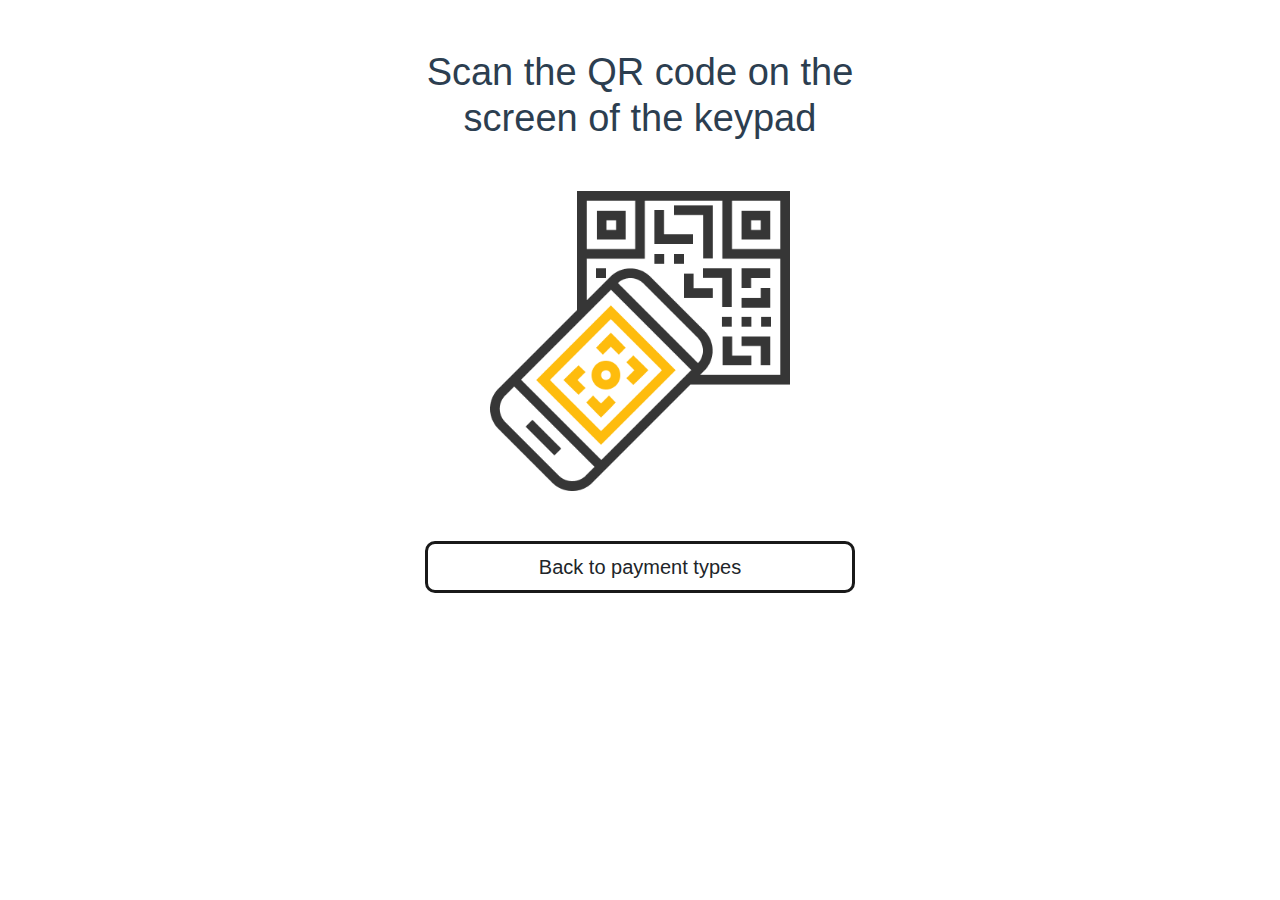
<file: qr-code.html>
<!DOCTYPE html>
<html lang="en">
<head>
    <meta charset="UTF-8">
    <meta name="viewport" content="width=device-width, initial-scale=1.0">
    <title>Document</title>
    <link rel="stylesheet" href="css/style.css">
    <link rel="stylesheet" href="https://stackpath.bootstrapcdn.com/bootstrap/4.5.2/css/bootstrap.min.css" integrity="sha384-JcKb8q3iqJ61gNV9KGb8thSsNjpSL0n8PARn9HuZOnIxN0hoP+VmmDGMN5t9UJ0Z" crossorigin="anonymous">
    <link rel="stylesheet" href="https://stackpath.bootstrapcdn.com/font-awesome/4.7.0/css/font-awesome.min.css" integrity="sha384-wvfXpqpZZVQGK6TAh5PVlGOfQNHSoD2xbE+QkPxCAFlNEevoEH3Sl0sibVcOQVnN" crossorigin="anonymous">
</head>
<body>
    <div class="wrapper-container">
        <div class="container">
            <div class="col-md-6 qr-content">
                <div class="qr-heading">
                    <h3>Scan the QR code on the screen of the keypad</h3>
                </div>
                <div class="qr-image">
                    <a href="order.html">
                        <img src="images/qr-code-1.png" alt="" srcset="">
                    </a>
                </div>
                <div class="qr-back-button-size">
                    <a href="checkout.html" class="btn btn-lg">Back to payment types</a>
                </div>
            </div>
        </div>
    </div>
    <script src="js/jquery.min.js"></script>
    <script src="https://cdnjs.cloudflare.com/ajax/libs/popper.js/1.12.9/umd/popper.min.js" integrity="sha384-ApNbgh9B+Y1QKtv3Rn7W3mgPxhU9K/ScQsAP7hUibX39j7fakFPskvXusvfa0b4Q" crossorigin="anonymous"></script>
    <script src="js/bootstrap.min.js"></script>
</body>
</html>
</file>
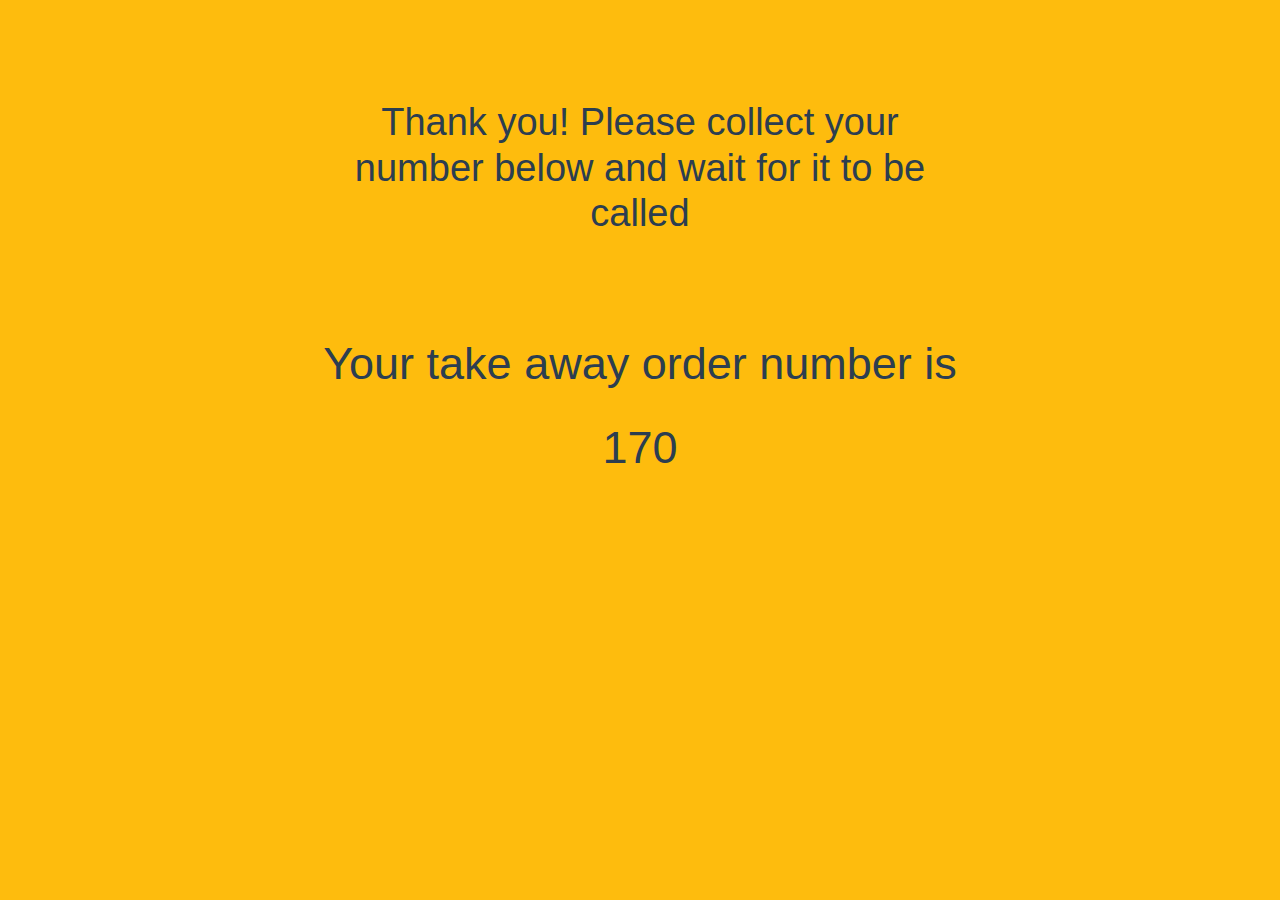
<file: takeaway-success-message.html>
<!DOCTYPE html>
<html lang="en">
<head>
    <meta charset="UTF-8">
    <meta name="viewport" content="width=device-width, initial-scale=1.0">
    <title>Document</title>
    <link rel="stylesheet" href="css/style.css">
    <link rel="stylesheet" href="https://stackpath.bootstrapcdn.com/bootstrap/4.5.2/css/bootstrap.min.css" integrity="sha384-JcKb8q3iqJ61gNV9KGb8thSsNjpSL0n8PARn9HuZOnIxN0hoP+VmmDGMN5t9UJ0Z" crossorigin="anonymous">
</head>
<body id="wrapper-container">
    <div class="container">
        <div class="wrapper-content mt-5">
            <div class="message-content">
                <div class="message-heading">
                    <h3>
                        Thank you! Please collect your number below and wait for it to be called
                    </h3>
                </div>
                <div class="message-body">
                    <h3>Your take away order number is </h3>
                </div>
                <div class="">
                    <h3 style="font-size:45px; margin-top:30px;">170 </h3>
                </div>
            </div>
            
        </div>
        
       
    </div>
    <script src="js/jquery.min.js"></script>
    <script src="https://cdnjs.cloudflare.com/ajax/libs/popper.js/1.12.9/umd/popper.min.js" integrity="sha384-ApNbgh9B+Y1QKtv3Rn7W3mgPxhU9K/ScQsAP7hUibX39j7fakFPskvXusvfa0b4Q" crossorigin="anonymous"></script>
    <script src="js/bootstrap.min.js"></script>
</body>
</html>
</file>
<file: css/style.css>
body *{
    font-family: 'Avenir', Helvetica, Arial, sans-serif;
    -webkit-font-smoothing: antialiased;
    -moz-osx-font-smoothing: grayscale;
    color: #2c3e50;
}
#wrapper-container {
    background-color: #FEBC0D;
    padding-top: 50px;
}

.image-path {
    margin: 40px;
    max-width: 40px;

}

.image-top {
    width: 270px;
    height: 277px;
    background-color: #D50605;
    background-repeat: no-repeat;
    background-image: url(images/Path.png);
    margin: auto;
    align-items: center;
    background-position: center;
}

.wrapper-content {
    text-align: center;
}

.select-language-box {
    width: 45%;

}

.box-content {
    /* margin:15px 15px; */
    vertical-align: middle;
}

.inner-box-1 {
    max-width: 250px;
    height: 200px;
    background-color: red;
    margin: auto;
    text-align: center;
    margin-top: 41px;
    border-radius: 10px;

}

.inner-box-2 {
    max-width: 250px;
    height: 200px;
    background-color: red;
    margin: auto;
    text-align: center;
    margin-top: 41px;
    border-radius: 10px;

}

.m-bottom {
    padding-bottom: 150px !important;
}

.border-radius {
    border-radius: 10px;
}

.select-language-box #my-select {
    background-color: #FEBC0D;
    border: solid 1px rgb(24, 21, 21);
}

.heading h3,
.heading a {
    padding-top: 80px;
    color: black;
}

.heading a:hover {
    color: black;
}

/* @media only screen and (max-width: 350px) {
    .nav-item img{
        width:340px;
    }
    .search-margin input{
        display: none;
    }
} */
@media (min-width: 350px) {
    .header-image-bg {
        position: relative;
        top: -30px;
        width: 100%;
        height: 250px !important;
        background-image: url(images/Ads.png);
        background-size: 100%;
        background-repeat: no-repeat;
        background-position: center top;
    }

    .col-xs-2 {
        width: 200px !important;
        /* margin:auto;
        text-align: center; */
    }

    .top-content-bar {
        width: 50% !important;
    }


}

@media (min-width: 576px) {

    .header-image-bg {
        position: relative;
        top: -30px;
        width: 100%;
        height: 250px !important;
        background-image: url(images/Ads.png);
        background-size: 100%;
        background-repeat: no-repeat;
        background-position: center top;
    }

    .order-cart {
        padding: 20px;
        max-width: 1200px;
        margin-left: 0px;
        margin-right: 0px;
        background-color: #fff;
        border-radius: 10px;
        font-size: 8px;
        align-items: center;
    }

    .ordering-item-1 {
        padding: 15px;
        font-weight: 600;
    }
    

    .ordering-item-2 {
        padding: 15px;
        margin: auto;
        text-align: right;
        font-weight: 600;

    }

    .ordering-item-2 a {
        color: inherit;
        text-decoration: underline;
    }

    .footer-order-link {
        margin: auto;
        text-align: center;
        
    }

    .fixed-footer-button a {
        border: 3px solid #191919;
        border-radius: 10px;
        margin-top: 10px;
        margin-bottom: 10px;
        width: 40%;
        padding:10px;
        font-size: 16px;
         font-weight: 600;

    }

}

@media (max-width: 768px) {
    .image-path {
        margin: 40px;
        width: 40px;
    }

    .image-top {
        width: 200px;
        height: 207px;
        background-size: 80%;
        background-color: #D50605;
        background-repeat: no-repeat;
        background-image: url(images/Path.png);
        margin: auto;
        align-items: center;
        background-position: center;
    }

    .language-box {
        margin-right: 6px !important;
    }

    .m-right {
        margin-left: 15px;
        margin-right: 24px;
        ;
        margin-top: 20px;
    }

    /* Main page top header */
    .header-image-bg {
        position: relative;
        top: -30px;
        width: 100%;
        height: 220px !important;
        background-image: url(images/Ads.png);
        background-size: 100%;
        background-repeat: no-repeat;
        background-position: center top;
    }

    .ordering-item-1 {
        padding: 10px;

    }

    .ordering-item-2 {
        padding: 10px;
        margin: auto;
        text-align: right;
    }

    .ordering-item-2 a {
        color: inherit;
        text-decoration: underline;
    }

    .footer-order-link {
        margin: auto;
        text-align: center;
    }

    .fixed-footer-button a {
        border: 3px solid #191919;
        padding:5px;
        font-size: 16px;
        border-radius: 10px;
        margin-top: 10px;
        margin-bottom: 10px;
        width: 40%;
    }


}




/* Main Page top*/
.header-image-bg {
    width: 100%;
    height: 200px;
    margin-top: -20px;
    background-image: url(images/Ads.png);
    background-size: cover;
    background-repeat: no-repeat;
    background-position: center top;
}

.has-search .form-control {
    padding-left: 2.375rem;
}

.has-search .form-control-feedback {
    position: absolute;
    z-index: 2;
    display: block;
    width: 2.375rem;
    height: 2.375rem;
    line-height: 2.375rem;
    text-align: center;
    pointer-events: none;
    /* color: #aaa; */
}

/* .search-margin {
    margin-top: 10px;
} */

.text-heading h3 {
    /* font-family: Lato; */
    font-size: 48px;

}

.btn-search button {
    border-radius: 50px;
}


/* left-side tabs */
.left-tabs.sideways-tabs,
.right-tabs.sideways-tabs {
    margin-top: 5rem;
    border: none;
    position: relative;
    margin-bottom: 0;
}

.left-tabs.nav-tabs,
.right-tabs.nav-tabs,
.left-tabs.sideways-tabs,
.right-tabs.sideways-tabs {
    height: 100%;
    flex-direction: column;
}

.left-tabs.nav-tabs {
    border-right: 1px solid #dee2e6;
    border-bottom: none;
}

.left-tabs .nav-link {
    border-top-left-radius: 0.25rem;
    border-bottom-left-radius: 0.25rem;
    border-bottom-right-radius: 0;
    border-top-right-radius: 0;
    margin-right: -1px;
    text-align: left;
}

.left-tabs .nav-link:hover {
    border-right: 1px solid transparent;
}

.left-tabs .nav-link.active {
    border-top: 1px solid #dee2e6;
    border-right: 1px solid transparent;
    border-bottom: 1px solid #dee2e6;
    border-left: 1px solid #dee2e6;
}

@media (min-width: 20em) and (max-width: 60em) {
    .left-tabs.nav-tabs {
        flex-direction: row;
        border-right: none;
        border-left: none;
        min-width: 100%;
        border-bottom: 1px solid #dee2e6;
        left: auto;
        margin-top: auto;
    }

    .left-tabs .nav-link {
        width: 8rem;
        text-align: center;
        white-space: nowrap;
        overflow: hidden;
        text-overflow: ellipsis;
        border-top-right-radius: 0.25rem;
        border-bottom-right-radius: 0;
        border-bottom-left-radius: 0;
        border-top-left-radius: 0.25rem;
        margin-right: 0;
        margin-bottom: -1px;
    }

    .left-tabs .nav-link.nav-link:hover {
        border-right-color: #dee2e6;
        border-bottom-color: red;
    }

    .left-tabs .nav-link.active {
        border-top-color: #dee2e6;
        border-right-color: #dee2e6;
        border-bottom-color: transparent;
        border-left-color: #dee2e6;
    }

    .sideways-tabs.left-tabs .nav-item,
    .sideways-tabs.right-tabs .nav-item {
        transform: none;
        height: auto;
        width: auto;
        margin-bottom: 0;
    }

    .border-size-remove button {
        margin-top: 30px;
    }


}

@media (max-width: 26em) {
    .left-tabs.nav-tabs {
        flex-direction: row;
        border-right: none;
        border-left: none;
        min-width: 100%;
        border-bottom: 1px solid #dee2e6;
        left: auto;
        margin-top: auto;
        padding-bottom: 0.25rem;
    }

    .sideways-tabs.nav-tabs .nav-link.active,
    .left-tabs .nav-link.active,
    .right-tabs .nav-link.active {
        border-top-color: #dee2e6;
        border-right-color: #dee2e6;
        border-bottom-color: #dee2e6;
        border-left-color: #dee2e6;
    }
}

.tab-content {
    padding: 1rem;
}



/* sidebar overflow */
.sidebar-overflow {
    height: 500px;
}

.nav-item img {
    /* width:150px; */
}

.nav-item {
    /* background-color: red; */
    margin: 10px;
    /* box-shadow: 1px 1px 1px 1px rgba(0, 0, 0, 0.12),
  1px 1px 1px 1px rgba(0, 0, 0, 0.12),
  1px 1px 1px 1px rgba(0, 0, 0, 0.12),
  1px 1px 1px 1px rgba(0, 0, 0, 0.12),
  1px 1px 1px 1px rgba(0, 0, 0, 0.12); */
    border-radius: 10px;
}

.nav-tabs>li>a:hover {
    border-radius: 10px !important;
    border: 3px solid #E8A901 !important;
}

.nav-tabs .nav-link:not(.active) {
    border-color: transparent !important;
}

.border-danger {
    /* border-radius: 10px !important; */
    border: 3px solid #E8A901 !important;
}

@media (min-width: 992px) {
    .heading-products h3 {
        /* margin-bottom: -20px; */
    }

    .border-size-remove button,
    .edit-cart-button button {
        padding-left: 20%;
        padding-right: 20%;
    }

    .edit-cart-button button {}

    .customize-content {
        width: 934px;
        margin: auto;
        text-align: center;
    }

    .main-box-content .card-footer h3 {
        margin: auto !important;
        text-align: left !important;

    }

    .ordering-item-1 {
        padding: 20px;

    }

    .ordering-item-2 {
        padding: 20px;
        margin: auto;
        text-align: right;
    }

    .ordering-item-2 a {
        color: inherit;
        text-decoration: underline;
    }

    .footer-order-link {
        margin: auto;
        text-align: center;
    }

    .fixed-footer-button a {
        border: 3px solid #191919;
        border-radius: 10px;
        margin-top: 10px;
        margin-bottom: 10px;
        width: 40%;
        padding:10px;
        /* font-size: 20px; */
    }

}

.border-warning {
    border-width: 2px !important;
    border-radius: 10px 10px 10px 10px !important;
    /* border-top-left-radius: 10px;
        border-top-right-radius: 10px; */

}

.main-box-content {
    box-shadow: 0px 2px 4px -1px rgba(0, 0, 0, 0.2),
        0px 4px 5px 0px rgba(0, 0, 0, 0.14),
        0px 1px 10px 0px rgba(0, 0, 0, 0.12);
    transition: box-shadow 0.28s cubic-bezier(0.4, 0, 0.2, 1);
    box-shadow: 0px 2px 4px -1px rgba(0, 0, 0, 0.2), 0px 4px 5px 0px rgba(0, 0, 0, 0.14), 0px 1px 10px 0px rgba(0, 0, 0, 0.12);
    transition: box-shadow 0.28s cubic-bezier(0.4, 0, 0.2, 1);

    border-width: 0px !important;
    padding-left: 10px;
    padding-right: 10px;
    /* border-radius: 20px 20px 20px 20px !important; */

}

.main-box-content:hover {
    box-shadow: 0px 11px 15px -7px rgba(0, 0, 0, 0.2), 0px 24px 38px 3px rgba(0, 0, 0, 0.14), 0px 9px 46px 8px rgba(0, 0, 0, 0.12);

}

.cart-image-content button {
    position: relative;
    top: 35%;
}

.cart-image-1 img {
    width: 136px;
    height: 136px;
}

.cart-image-content h3 {
    font-size: 48px !important;
}

.buttons-width button,
.buttons-width a {
    width: 49.4%;
}

.customize-labeling {
    font-size: 25px !important;
}

.top-margin {
    margin-top: 28px;
    ;
}

.back-button-size a {
    border: 3px solid #191919;
    border-radius: 10px;
    margin-top: 32px;
    margin-bottom: 50px;
    width: 47%;
}

.qr-back-button-size a {
    border: 3px solid #191919;
    border-radius: 10px;
    margin-top: 32px;
    margin-bottom: 50px;
    margin-top: 50px;

    width: 82%;
}

.back-button-size {
    text-align: center;
}

.confirm-button {
    border: 3px solid rgba(0, 128, 0, 0.13) !important;
}

.buttons-width .back-button-cart-size {
    border: 3px solid #191919;
    border-radius: 10px;
}

.order-button-cart-size {
    border: 3px solid #28a745 !important;
    border-radius: 10px !important;
}

/* mmm */
.top-margin>.product-box-1 .main-box-content:hover {
    border-radius: 10px !important;
    border: 3px solid #E8A901 !important;
}

.nav-tabs .nav-link:not(.active) {
    border-color: transparent !important;
}

.order-list-heading h2 {
    margin-top: 56px;
    margin-bottom: 20px;
    font-size: 48px;
}

.order-cart {
    padding: 20px;
    max-width: 934px;
    margin-left: 8%;
    margin-right: 8%;
    background-color: #fff;
    border-radius: 10px;
    font-size: 21px;
    align-items: center;

}

.total-cart {
    padding: 20px;
    max-width: 934px;
    margin-left: 8%;
    margin-right: 8%;
    border-radius: 10px;
    font-size: 21px;
    align-items: center;
}

.border-size-remove button {
    border: 3px solid #191919;
    border-radius: 10px;
}

.border-size-remove .fa-trash-o {
    display: none;
}

.order-footer-button a {
    width: 35%;
    margin: auto;
    text-align: center;
}

.order-footer-button {
    margin: auto;
    text-align: center;
    padding-top: 30px;
    margin-bottom: 30px
}

.payment-option-heading,
.payment-option-heading h3 {
    font-size: 48px;
    text-align: center;
    margin-top: 50px;
}

.payment-option-button a {
    padding: 15px;
    width: 100%;
    font-weight: 600;
}

.payment-option-button {
    width: 430px;
    margin: auto;
    text-align: center;
}

.qr-code {
    width: 30px;
    height: 30px
}

.payment-option-button {
    margin-top: 65px;
}

.qr-image img {
    width: 300px;
    height: 300px;

}

.qr-heading h3,
.message-heading h3 {
    font-size: 38px;
    margin-top: 50px;
    margin-bottom: 50px;

}

.qr-content {
    margin: auto;
    text-align: center;
}

.fixed-footer {
    position: fixed;
    bottom: 0;
    width: 100%;
    z-index: 2;

}

.order-fixed-footer-button a {
    margin-left: 8px !important;
    width: 35%;
    margin: auto;
    text-align: center;
}

.footer-2 {
    background-color: #fff;
    margin-left: -15px;
    margin-right: -15px;
    height: 60px;
    margin-bottom: -25px;
}


.fixed-footer-button {
    text-align: center;
}

.message-content {
    max-width: 650px;
    margin: auto;
    text-align: center;

}

.message-body h3 {
    margin-top: 100px;
    font-size: 45px;
}

.image-1 {
    margin: auto !important;
    text-align: right !important;

}

.footer-top-1 {
    padding-left: 33px !important;
}

.footer-top-2 {
    margin: auto !important;
    text-align: right !important;
}

   .footer-top-2,
   .footer-top-1 {
       font-weight: 600;
       padding: 15px;
   }

   /* drag bar color */

   .mCSB_dragger_bar,
   .mCSB_draggerRail {
       background-color: #fff !important;
   }


   



   /* back-button-cart-size  */
   .back-button-cart-size {
       position: relative;
       display: block;
       color: white;
       text-decoration: none;
       margin: 30px 0;
       padding: 14px 60px;
       overflow: hidden;
       transition: 1s all ease;

   }

   .back-button-cart-size::before {
       background: #28a745;
       content: "";
       position: absolute;
       top: 50%;
       left: 50%;
       transform: translate(-50%, -50%);
       z-index: -1;
       transition: all 0.6s ease;

   }

   .back-button-cart-size::before {
       width: 100%;
       height: 0%;
   }

   .back-button-cart-size:hover::before {
       height: 100%;
   }

   .back-button-cart-size:hover {
       color: #fff !important;
       /* border-color: red !important; */
   }


   /* order-button-cart-size  */

   .order-button-cart-size {
       color: #fff;
       transition: all 0.3s;
       position: relative;
       overflow: hidden;
       z-index: 1;
   }

   .order-button-cart-size:after {
       content: '';
       position: absolute;
       bottom: 0;
       left: 0;
       width: 100%;
       height: 100%;
       background-color: #28a745;
       z-index: -2;
   }

   .order-button-cart-size:before {
       content: '';
       position: absolute;
       bottom: 0;
       left: 0;
       width: 0%;
       height: 100%;
       background-color: #fff;
       transition: all 0.3s;
       z-index: -1;
   }

   .order-button-cart-size:hover {
       color: #191919 !important;
       border: 3px solid #191919 !important;
       border-radius: 10px;
   }

   .order-button-cart-size:hover:before {
       width: 100%;
   }
</file>
<file: style.css>
/* <div id="mCSB_1_scrollbar_vertical"class="mCSB_scrollTools mCSB_1_scrollbar mCS-rounded mCSB_scrollTools_vertical"style="display: block;"><div class="mCSB_draggerContainer"><div id="mCSB_1_dragger_vertical"class="mCSB_dragger"style="position: absolute; min-height: 13.9915px; display: block; top: 55px;"><div class="mCSB_dragger_bar"></div><div class="mCSB_draggerRail"></div></div></div></div> */
</file>
<file: css/animation-2.css>
.animate_content {
    animation: animate 3s ease;
}

.fadeIn {
    z-index: 10;
}


@-moz-keyframes animate {
    10% {
        transform: scale(1, 0.002);
    }

    35% {
        transform: scale(0.2, 0.002);
        opacity: 1;
    }

    50% {
        transform: scale(0.2, 0.002);
        opacity: 0;
    }

    85% {
        transform: scale(1, 0.002);
        opacity: 1;
    }

    100% {
        transform: scale(1, 1);
    }
}

@-webkit-keyframes animate {
    10% {
        transform: scale(1, 0.002);
    }

    35% {
        transform: scale(0.2, 0.002);
        opacity: 1;
    }

    50% {
        transform: scale(0.2, 0.002);
        opacity: 0;
    }

    85% {
        transform: scale(1, 0.002);
        opacity: 1;
    }

    100% {
        transform: scale(1, 1);
    }
}

@-o-keyframes animate {
    10% {
        transform: scale(1, 0.002);
    }

    35% {
        transform: scale(0.2, 0.002);
        opacity: 1;
    }

    50% {
        transform: scale(0.2, 0.002);
        opacity: 0;
    }

    85% {
        transform: scale(1, 0.002);
        opacity: 1;
    }

    100% {
        transform: scale(1, 1);
    }
}

@keyframes animate {
    10% {
        transform: scale(1, 0.002);
    }

    35% {
        transform: scale(0.2, 0.002);
        opacity: 1;
    }

    50% {
        transform: scale(0.2, 0.002);
        opacity: 0;
    }

    85% {
        transform: scale(1, 0.002);
        opacity: 1;
    }

    100% {
        transform: scale(1, 1);
    }
}



/* cart animations */
/* cart animatioin */
.footer-top-2 {}

.footer-top-2 #addtocart {
    /* padding: 20px; */
    border: none;
    /* background: #d5d8e7; */
    position: relative;
    outline: none;
    border-radius: 5px;
    color: #292d48;
    font-size: 18px;
}

.footer-top-2 #addtocart .cart-item {
    position: absolute;
    height: 24px;
    width: 24px;
    top: -10px;
    right: -10px;
}

.footer-top-2 #addtocart .cart-item:before {
    content: '1';
    display: block;
    line-height: 24px;
    height: 24px;
    width: 24px;
    font-size: 12px;
    font-weight: 600;
    background: #f13e07d7;
    color: white;
    border-radius: 20px;
    text-align: center;
}

.footer-top-2 button.sendtocart .cart-item {
    display: block;
    animation: xAxis 1s forwards cubic-bezier(1, 0.44, 0.84, 0.165);
}

.footer-top-2 button.sendtocart .cart-item:before {
    animation: yAxis 1s alternate forwards cubic-bezier(0.165, 0.84, 0.44, 1);
}

.cart {

    /* background: #292d48; */
    width: 200px;
    border-radius: 5px;
}

.cart i {
    font-size: 25px;
    color: white;
}

.cart:before {
    content: attr(data-totalitems);
    font-size: 12px;
    font-weight: 600;
    position: absolute;
    top: 10px;
    left: 102px;
    background: #f13e07d7;
    line-height: 24px;
    padding: 0 5px;
    height: 24px;
    min-width: 24px;
    color: white;
    text-align: center;
    border-radius: 24px;
}

.cart.shake {
    animation: shakeCart 0.4s ease-in-out forwards;
}

@keyframes xAxis {
    100% {
        transform: translateX(calc(100% - 250vw));
    }
}

@keyframes yAxis {
    100% {
        /* transform: translateY(calc(-50vh + 75px)); */
        transform: translateY(calc(-20vh + 110px));

    }
}

@keyframes shakeCart {
    25% {
        transform: translateX(10px);
    }

    50% {
        transform: translateX(-10px);
    }

    75% {
        transform: translateX(2px);
    }

    100% {
        transform: translateX(0);
    }
}
</file>
